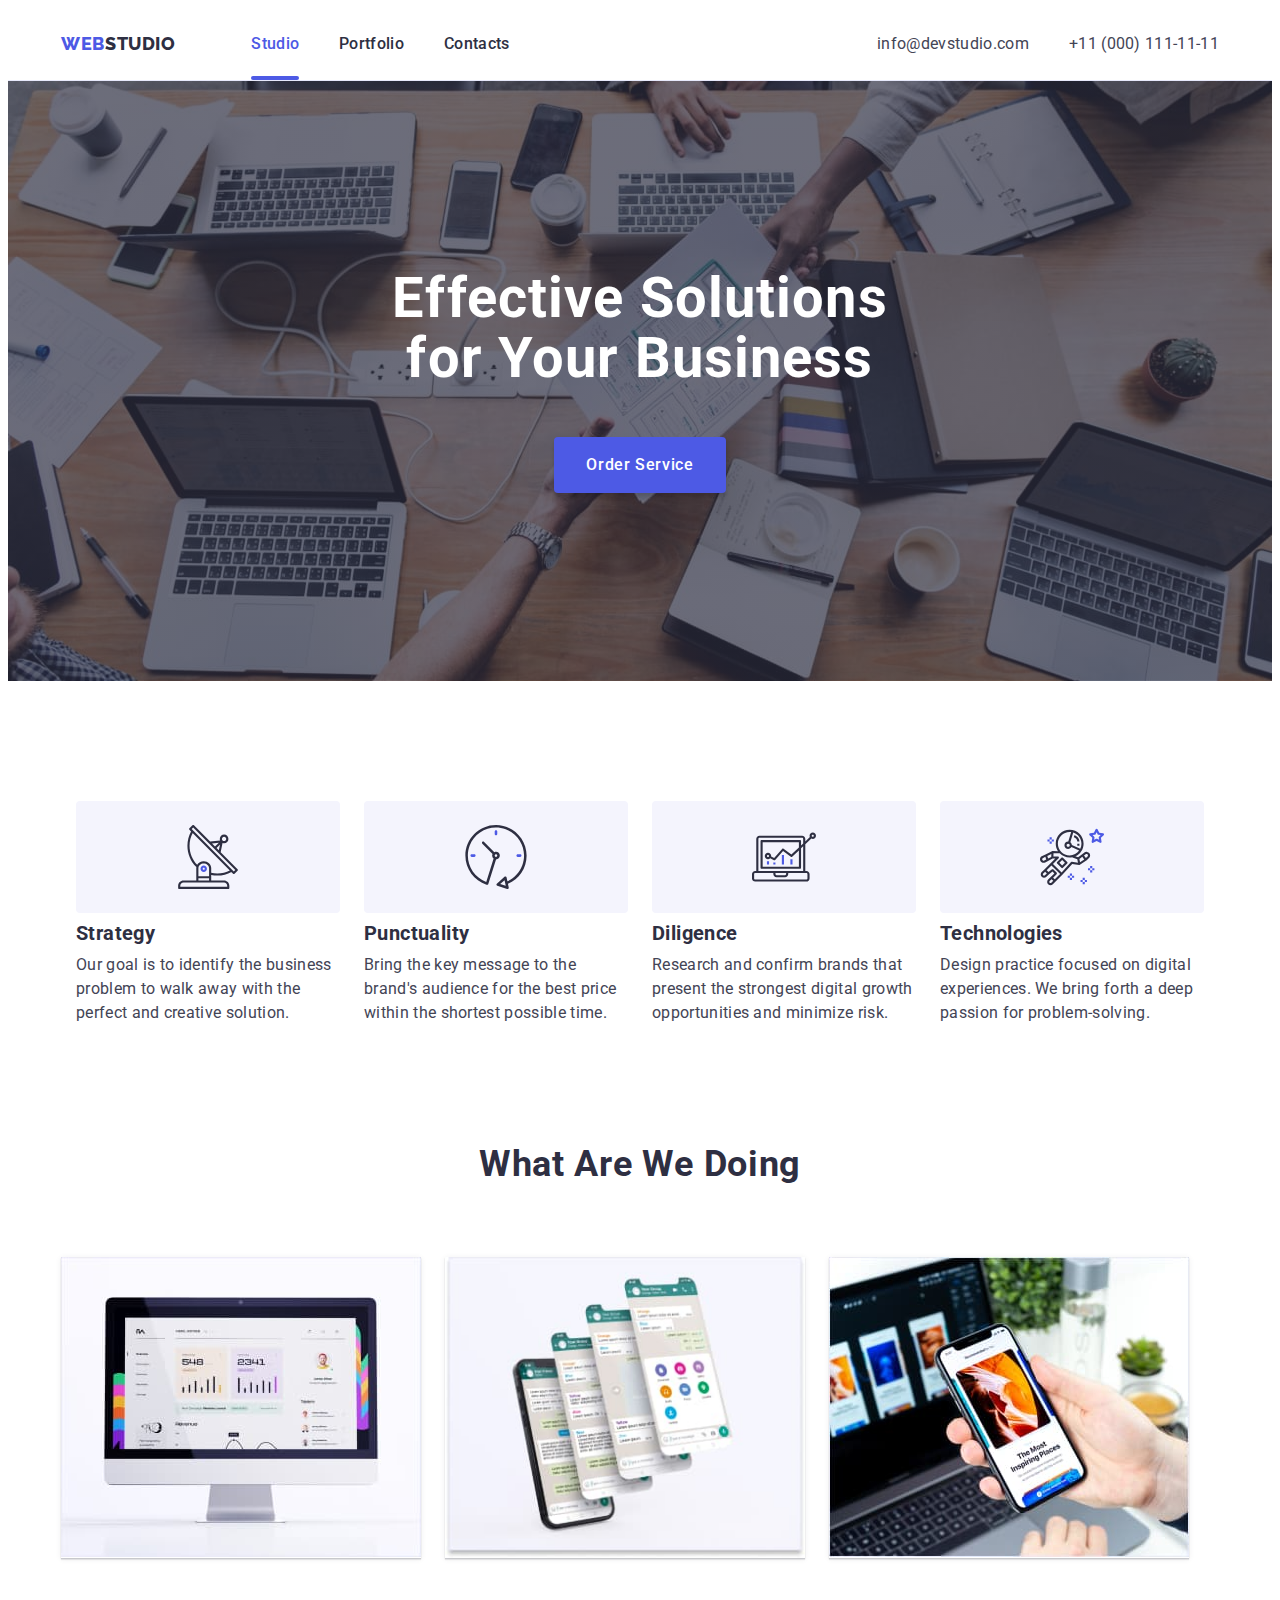
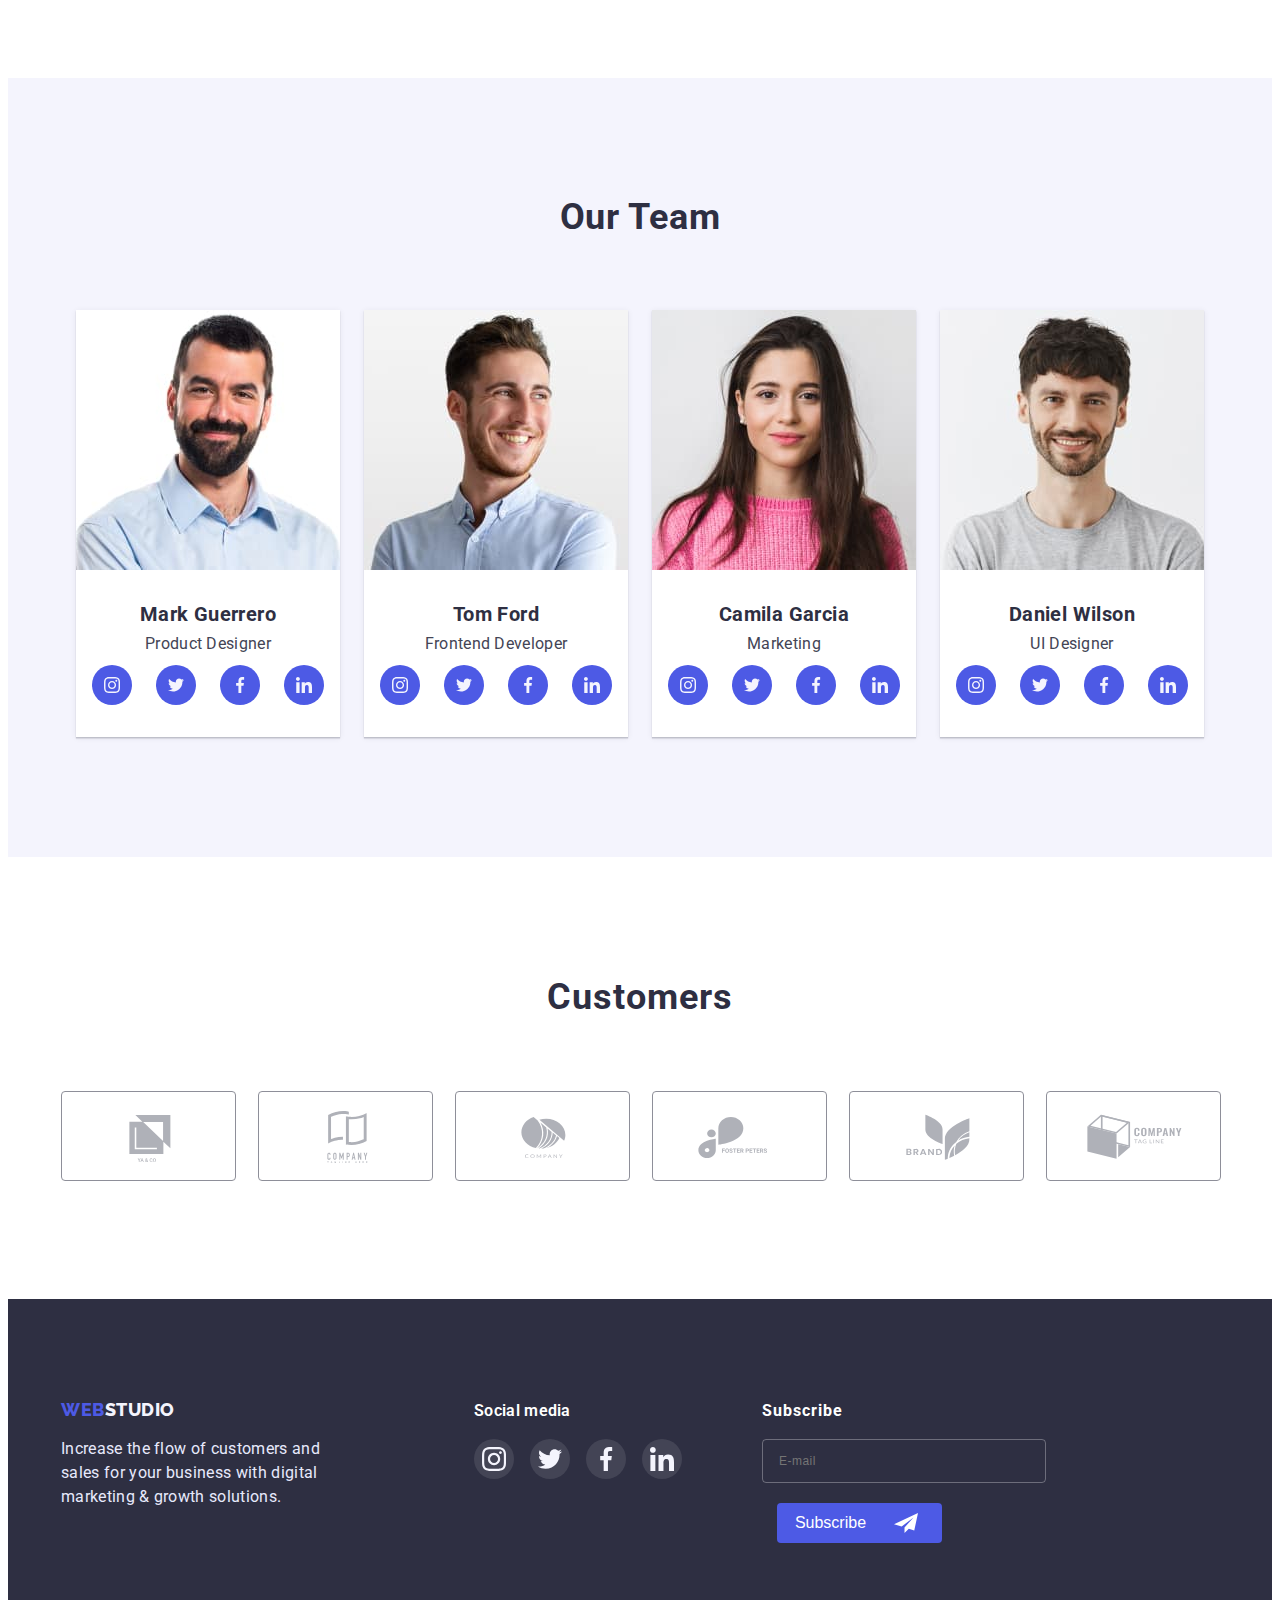
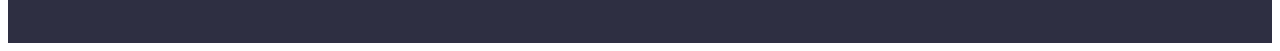
<file: index.html>
<!DOCTYPE html>
<html lang="en">

<head>
    <meta charset="UTF-8">
    <meta http-equiv="X-UA-Compatible" content="IE=edge">
    <meta name="viewport" content="width=device-width, initial-scale=1.0">
    <title>Main Page </title>
    <link rel="preconnect" href="https://fonts.googleapis.com">
    <link rel="preconnect" href="https://fonts.gstatic.com" crossorigin>
    <link
        href="https://fonts.googleapis.com/css2?family=Raleway:wght@800&family=Roboto:wght@400;500;700;900&display=swap"
        rel="stylesheet">
    <link rel="stylesheet" href="https://cdnjs.cloudflare.com/ajax/libs/modern-normalize/1.1.0/modern-normalize.min.css"
        integrity="sha512-wpPYUAdjBVSE4KJnH1VR1HeZfpl1ub8YT/NKx4PuQ5NmX2tKuGu6U/JRp5y+Y8XG2tV+wKQpNHVUX03MfMFn9Q=="
        crossorigin="anonymous" referrerpolicy="no-referrer" />
    <link rel="stylesheet" href="./css/styles.css" />
</head>

<body>
    <header class="header">
        <div class="main-nav cont-header">
            <nav class="main-nav">
                <a class="header-text" href="./index.html"><span class="header-web">Web</span>Studio</a>
                <ul class="site-nav">
                    <li class="link"><a class="header-list  anker current" href="./index.html">Studio</a></li>
                    <li class="link"><a class="header-list anker" href="./portfolio.html">Portfolio</a></li>
                    <li class="link"><a class="header-list anker" href="#">Contacts</a></li>
                </ul>
            </nav>
            <address class="main-nav contacts">
                <ul class="contacts">
                    <li class="link"><a class="header-link anker"
                            href="mailto:info@devstudio.com">info@devstudio.com</a></li>
                    <li class="link"><a class="header-link anker" href="tel:+110001111111">+11 (000) 111-11-11</a></li>
                </ul>
            </address>
        </div>
    </header>
    <main>
        <!-- HERO -->
        <section class="hero">
            <h1 class="hero-title">Effective Solutions for Your Business</h1>
            <button class="button button-text" type="button" data-modal-open>Order Service</button>
        </section>
        <!-- Section2 -->
        <section class="section-two">
            <div class="conteiner-section-two">
                <h2 class="section-text-none">Оur Features</h2>
                <ul class="section-two-tist">
                    <li class="link section-two-item">
                        <div class="section-two-icon">
                            <svg width="64" height="64">
                                <use href="./images/main-page/icons.svg#icon-antenna-1"></use>
                            </svg>
                        </div>
                        <h3 class="section-two-title">Strategy</h3>
                        <p class="section-two-text">Our goal is to identify the business
                            problem to walk away with the perfect and creative solution.</p>
                    </li>
                    <li class="link section-two-item">
                        <div class="section-two-icon">
                            <svg width="64" height="64">
                                <use href="./images/main-page/icons.svg#icon-clock-1"></use>
                            </svg>
                        </div>
                        <h3 class="section-two-title">Punctuality</h3>
                        <p class="section-two-text">Bring the key message to the brand's audience for the best price
                            within
                            the shortest possible time.</p>
                    </li>
                    <li class="link section-two-item">
                        <div class="section-two-icon">
                            <svg width="64" height="64">
                                <use href="./images/main-page/icons.svg#icon-diagram-1"></use>
                            </svg>
                        </div>
                        <h3 class="section-two-title">Diligence</h3>
                        <p class="section-two-text">Research and confirm brands that present the strongest digital
                            growth
                            opportunities and minimize risk.</p>
                    </li>
                    <li class="link section-two-item">
                        <div class="section-two-icon">
                            <svg width="64" height="64">
                                <use href="./images/main-page/icons.svg#icon-astronaut-1"></use>
                            </svg>
                        </div>
                        <h3 class="section-two-title">Technologies</h3>
                        <p class="section-two-text">Design practice focused on digital experiences. We bring forth a
                            deep
                            passion for problem-solving.</p>
                    </li>
                </ul>
            </div>
        </section>
        <!-- Section3 -->
        <section class="section-three">
            <div class="section-three-flex">
                <h2 class="section-three-title">What are we doing</h2>
                <ul class="item">
                    <li class="link"><img src="./images/main-page/img.jpg" alt="compuetr" width="360"></li>
                    <li class="link"><img src="./images/main-page/img-2.jpg" alt="phones" width="360"></li>
                    <li class="link"><img src="./images/main-page/img-3.jpg" alt="phone" width="360"></li>
                </ul>
            </div>
        </section>
        <!-- Section4 -->
        <section class="section-four">
            <div class="secttion-four-flex">
                <h2 class="section-four-title">Our Team</h2>
                <ul class="item">
                    <li class="link"><img src="./images/main-page/img-4.jpg" alt="man" width="264">
                        <div class="item-style">
                            <h3 class="section-four-name">Mark Guerrero</h3>
                            <p class="section-four-text">Product Designer</p>
                            <ul class="item-soc-list link">
                                <li class="section-four-soc-item"><a href=" " class="section-four-soc-link anker">
                                        <svg class="section-four-icon" width="16" height="16">
                                            <use href="./images/main-page/icons.svg#icon-instagram"></use>
                                        </svg>
                                    </a>
                                </li>
                                <li class="section-four-soc-item"><a href="" class="section-four-soc-link anker">
                                        <svg class="section-four-icon" width="16" height="16">
                                            <use href=".//images/main-page/icons.svg#icon-twitter"></use>
                                        </svg>
                                    </a>
                                </li>
                                <li class="section-four-soc-item"><a href="" class="section-four-soc-link anker">
                                        <svg class="section-four-icon" width="16" height="16">
                                            <use href=".//images/main-page/icons.svg#icon-facebook"></use>
                                        </svg>
                                    </a>
                                </li>
                                <li class="section-four-soc-item"><a href="" class="section-four-soc-link anker">
                                        <svg class="section-four-icon" width="16" height="16">
                                            <use href="./images/main-page/icons.svg#icon-linkedin"></use>
                                        </svg>
                                    </a>
                                </li>
                            </ul>
                        </div>
                    </li>
                    <li class="link"><img src="./images/main-page/img-5.jpg" alt="man" width="264">
                        <div class="item-style">
                            <h3 class="section-four-name">Tom Ford</h3>
                            <p class="section-four-text">Frontend Developer</p>
                            <ul class="item-soc-list link">
                                <li class="section-four-soc-item"><a href=" " class="section-four-soc-link anker">
                                        <svg class="section-four-icon" width="16" height="16">
                                            <use href="./images/main-page/icons.svg#icon-instagram"></use>
                                        </svg>
                                    </a>
                                </li>
                                <li class="section-four-soc-item"><a href="" class="section-four-soc-link anker">
                                        <svg class="section-four-icon" width="16" height="16">
                                            <use href=".//images/main-page/icons.svg#icon-twitter"></use>
                                        </svg>
                                    </a>
                                </li>
                                <li class="section-four-soc-item"><a href="" class="section-four-soc-link anker">
                                        <svg class="section-four-icon" width="16" height="16">
                                            <use href=".//images/main-page/icons.svg#icon-facebook"></use>
                                        </svg>
                                    </a>
                                </li>
                                <li class="section-four-soc-item"><a href="" class="section-four-soc-link anker">
                                        <svg class="section-four-icon" width="16" height="16">
                                            <use href="./images/main-page/icons.svg#icon-linkedin"></use>
                                        </svg>
                                    </a>
                                </li>
                            </ul>
                        </div>
                    </li>
                    <li class="link"><img src="./images/main-page/img-6.jpg" alt="woman" width="264">
                        <div class="item-style">
                            <h3 class="section-four-name">Camila Garcia</h3>
                            <p class="section-four-text">Marketing</p>
                            <ul class="item-soc-list link">
                                <li class="section-four-soc-item"><a href=" " class="section-four-soc-link anker">
                                        <svg class="section-four-icon" width="16" height="16">
                                            <use href="./images/main-page/icons.svg#icon-instagram"></use>
                                        </svg>
                                    </a>
                                </li>
                                <li class="section-four-soc-item"><a href="" class="section-four-soc-link anker">
                                        <svg class="section-four-icon" width="16" height="16">
                                            <use href=".//images/main-page/icons.svg#icon-twitter"></use>
                                        </svg>
                                    </a>
                                </li>
                                <li class="section-four-soc-item"><a href="" class="section-four-soc-link anker">
                                        <svg class="section-four-icon" width="16" height="16">
                                            <use href=".//images/main-page/icons.svg#icon-facebook"></use>
                                        </svg>
                                    </a>
                                </li>
                                <li class="section-four-soc-item"><a href="" class="section-four-soc-link anker">
                                        <svg class="section-four-icon" width="16" height="16">
                                            <use href="./images/main-page/icons.svg#icon-linkedin"></use>
                                        </svg>
                                    </a>
                                </li>
                            </ul>
                        </div>
                    </li>
                    <li class="link"><img src="./images/main-page/img-7.jpg" alt="man" width="264">
                        <div class="item-style">
                            <h3 class="section-four-name">Daniel Wilson</h3>
                            <p class="section-four-text">UI Designer</p>
                            <ul class="item-soc-list link">
                                <li class="section-four-soc-item"><a href=" " class="section-four-soc-link anker">
                                        <svg class="section-four-icon" width="16" height="16">
                                            <use href="./images/main-page/icons.svg#icon-instagram"></use>
                                        </svg>
                                    </a>
                                </li>
                                <li class="section-four-soc-item"><a href="" class="section-four-soc-link anker">
                                        <svg class="section-four-icon" width="16" height="16">
                                            <use href=".//images/main-page/icons.svg#icon-twitter"></use>
                                        </svg>
                                    </a>
                                </li>
                                <li class="section-four-soc-item"><a href="" class="section-four-soc-link anker">
                                        <svg class="section-four-icon" width="16" height="16">
                                            <use href=".//images/main-page/icons.svg#icon-facebook"></use>
                                        </svg>
                                    </a>
                                </li>
                                <li class="section-four-soc-item"><a href="" class="section-four-soc-link anker">
                                        <svg class="section-four-icon" width="16" height="16">
                                            <use href="./images/main-page/icons.svg#icon-linkedin"></use>
                                        </svg>
                                    </a>
                                </li>
                            </ul>
                        </div>
                    </li>
                </ul>
            </div>
        </section>
        <!-- Customers -->
        <section class="customers">
            <div class="conteiner-flex">
                <h2 class="customers-title">Customers</h2>
                <ul class="customers-list link">
                    <li class="customers-item"><a href="" class="customers-link anker">
                            <svg class="customers-icon" width="104" height="56">
                                <use href="./images/main-page/icons.svg#icon-Logo"></use>
                            </svg>
                        </a>
                    </li>
                    <li class="customers-item"><a href="" class="customers-link anker">
                            <svg class="customers-icon" width="104" height="56">
                                <use href="./images/main-page/icons.svg#icon-Logo-2"></use>
                            </svg>
                        </a>
                    </li>
                    <li class="customers-item"><a href="" class="customers-link anker">
                            <svg class="customers-icon" width="104" height="56">
                                <use href="./images/main-page/icons.svg#icon-Logo-3"></use>
                            </svg>
                        </a>
                    </li>
                    <li class="customers-item"><a href="" class="customers-link anker">
                            <svg class="customers-icon" width="104" height="56">
                                <use href="./images/main-page/icons.svg#icon-Logo-4"></use>
                            </svg>
                        </a>
                    </li>
                    <li class="customers-item"><a href="" class="customers-link anker">
                            <svg class="customers-icon" width="104" height="56">
                                <use href="./images/main-page/icons.svg#icon-Logo-5"></use>
                            </svg>
                        </a>
                    </li>
                    <li class="customers-item"><a href="" class="customers-link anker">
                            <svg class="customers-icon" width="104" height="56">
                                <use href="./images/main-page/icons.svg#icon-Logo-6"></use>
                            </svg>
                        </a>
                    </li>
                </ul>
            </div>
        </section>
    </main>
    <footer class="footer">
        <div class="cont">
            <div class="conteiner-footer">
                <a class="footer-studio" href="./index.html"><span class="footer-web">Web</span>Studio</a>
                <p class="footer-text">Increase the flow of customers and sales for your business with digital marketing
                    & growth solutions.
                </p>
            </div>
            <div class="conteiner-footer-two">
                <h4 class="footer-soc-title">Social media</h4>
                <ul class="footer-soc-list link">
                    <li class="footer-soc-item">
                        <a href="" class="footer-soc-link link anker">
                            <svg class="footer-soc-icon">
                                <use href="./images/main-page/icons.svg#icon-instagram-2"></use>
                            </svg>
                        </a>
                    </li>
                    <li class="footer-soc-item">
                        <a href="" class="footer-soc-link link anker">
                            <svg class="footer-soc-icon">
                                <use href="./images/main-page/icons.svg#icon-twitter-1"></use>
                            </svg>
                        </a>
                    </li>
                    <li class="footer-soc-item">
                        <a href="" class="footer-soc-link link anker">
                            <svg class="footer-soc-icon">
                                <use href="./images/main-page/icons.svg#icon-facebook-1"></use>
                            </svg>
                        </a>
                    </li>
                    <li class="footer-soc-item">
                        <a href="" class="footer-soc-link link anker">
                            <svg class="footer-soc-icon">
                                <use href="./images/main-page/icons.svg#icon-linkedin-1"></use>
                            </svg>
                        </a>
                    </li>
                </ul>
            </div>
            <div class="footer-form">
                <form class="subscribe">
                    <h2 class="subscribe-title">Subscribe</h2>
                    <label class="subscribe-lable">
                        <input class="subscribe-input" type="email" name="email" required minlength="9"
                            placeholder="E-mail"></label>
                    <span class="btn-span">
                        <button class="subscribe-btn" type="button">Subscribe</button>
                        <svg class="subscribe-icon" width="24" height="24">
                            <use href="./images/main-page/icons.svg#icon-Frame-3-2"></use>
                        </svg>
                    </span>
                </form>
            </div>
        </div>
    </footer>
    <div class="backdrop is-hidden" data-modal>
        <div class="modal">
            <button type="button" data-modal-close class="modal-close-btn">
                <svg class="close-icon">
                    <use href="./images/main-page/icons.svg#icon-close-black-18dp-2-1-2"></use>
                </svg>
            </button>
            <form class="modal-form">
                <p class="modal-title">Leave your contacts and we will call you back</p>
                <label class="modal-form-label">
                    <span class="modal-form-title">Name</span>
                    <span class="modal-form-span">
                        <input type="text" name="name" class="modal-input" required minlength="2">
                        <svg class="modal-form-icon" width="18" height="18">
                            <use href="./images/main-page/icons.svg#icon-person-2"></use>
                        </svg>
                    </span>
                </label>
                <label class="modal-form-label">
                    <span class="modal-form-title">Phone</span>
                    <span class="modal-form-span">
                        <input type="tel" name="tel" class="modal-input" required minlength="10">
                        <svg class="modal-form-icon" width="18" height="24">
                            <use href="./images/main-page/icons.svg#icon-phone-2"></use>
                        </svg>
                    </span>
                </label>
                <label class="modal-form-label">
                    <span class="modal-form-title">Email</span>
                    <span class="modal-form-span">
                        <input type="email" name="email" class="modal-input" required minlength="9">
                        <svg class="modal-form-icon" width="18" height="24">
                            <use href="./images/main-page/icons.svg#icon-email-2"></use>
                        </svg>
                    </span>
                </label>
                <label class="modal-form-label">
                    <span class="modal-form-title">Comment</span>
                    <textarea name="comment" class="modal-comment" placeholder="Text input" maxlength="150"></textarea>
                    <input id="user-policy" type="checkbox" name="user-policy" class="modal-form-check 
                    visually-hidden" value="true" required>
                    <label for="user-policy" class="check-text">
                        <span>
                            <svg class="check-icon" width="10" height="8">
                                <use href="./images/main-page/icons.svg#icon-vector-2"></use>
                            </svg>
                        </span>
                        I accsept the terms and conditions of the&nbsp;
                        <a href="#">Privacy Policy</a>
                    </label>
                    <button type="submit" class="modal-send-btn">Send</button>
            </form>
        </div>
    </div>
    <script src="./js/modal.js"></script>
</body>

</html>
</file>
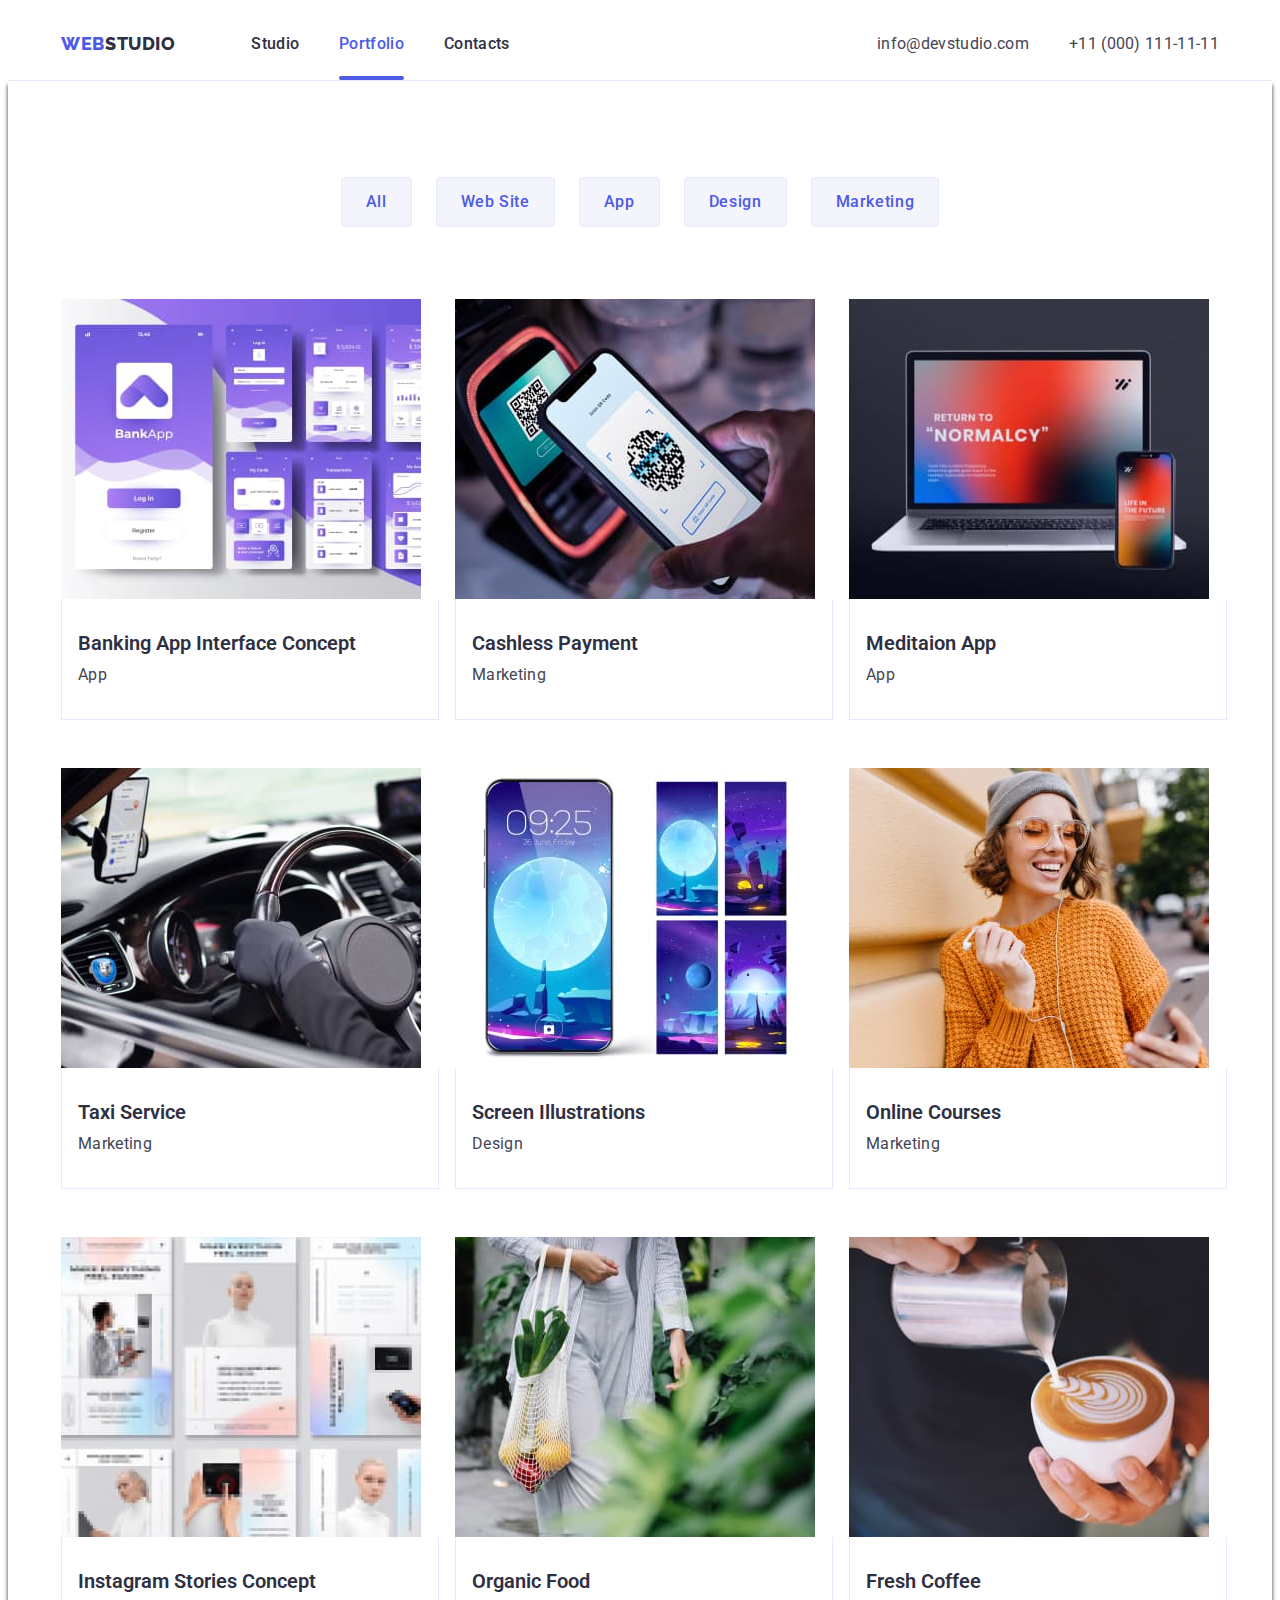
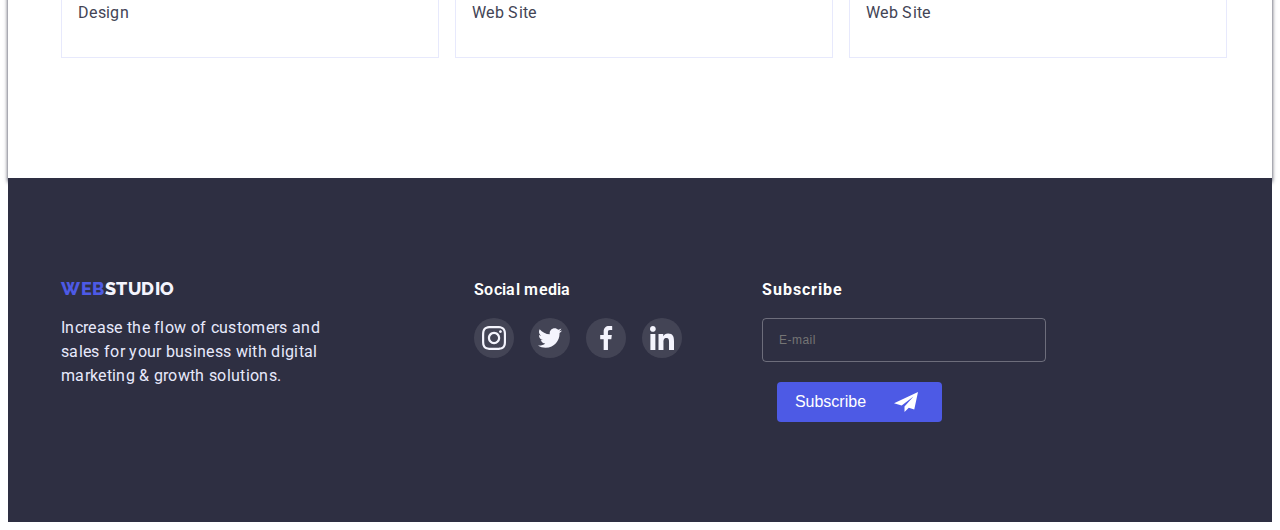
<file: portfolio.html>
<!DOCTYPE html>
<html lang="en">

<head>
  <meta charset="UTF-8">
  <meta http-equiv="X-UA-Compatible" content="IE=edge">
  <meta name="viewport" content="width=device-width, initial-scale=1.0">
  <title>Portfolio</title>
  <link rel="preconnect" href="https://fonts.googleapis.com">
  <link rel="preconnect" href="https://fonts.gstatic.com" crossorigin>
  <link href="https://fonts.googleapis.com/css2?family=Raleway:wght@800&family=Roboto:wght@400;500;700;900&display=swap"
    rel="stylesheet">
  <link rel="stylesheet" href="https://cdnjs.cloudflare.com/ajax/libs/modern-normalize/1.1.0/modern-normalize.min.css"
    integrity="sha512-wpPYUAdjBVSE4KJnH1VR1HeZfpl1ub8YT/NKx4PuQ5NmX2tKuGu6U/JRp5y+Y8XG2tV+wKQpNHVUX03MfMFn9Q=="
    crossorigin="anonymous" referrerpolicy="no-referrer" />
  <link rel="stylesheet" href="./css/styles.css" />

</head>

<body>
  <header class="header">
    <div class="main-nav cont-header">
      <nav class="main-nav">
        <a class="header-text" href="./index.html"><span class="header-web">Web</span>Studio</a>
        <ul class="site-nav">
          <li class="link"><a class="header-list anker" href="./index.html">Studio</a></li>
          <li class="link"><a class="header-list anker current" href="./portfolio.html">Portfolio</a></li>
          <li class="link"><a class="header-list anker" href="#">Contacts</a></li>
        </ul>
      </nav>
      <address class="main-nav contacts">
        <ul class="contacts">
          <li class="link"><a class="header-link anker" href="mailto:info@devstudio.com">info@devstudio.com</a></li>
          <li class="link"><a class="header-link anker" href="tel:+110001111111">+11 (000) 111-11-11</a></li>
        </ul>
      </address>
    </div>
  </header>
  <main>
    <!-- Section 1 -->
    <section class="portfolio-content">
      <div class="conteiner-portfolio">
        <h1 class="section-text-none">List</h1>
        <ul class="portfolio-btn .link">
          <li class="link">
            <button class="btn portfolio-btn-text" type="button">All</button>
          </li>
          <li class="link">
            <button class="btn portfolio-btn-text" type="button">Web Site</button>
          </li>
          <li class="link">
            <button class="btn portfolio-btn-text" type="button">App</button>
          </li>
          <li class="link">
            <button class="btn portfolio-btn-text" type="button">Design</button>
          </li>
          <li class="link">
            <button class="btn portfolio-btn-text" type="button">Marketing</button>
          </li>
        </ul>
        <ul class="picture-box link">
          <li class="picture-item link">
            <div class="box-text-wrap">
              <img src="./images/portfolio/img.jpg" alt="Banking App" width="360" />
              <p class="box-text">14 Stylish and User-Friendly App Design Concepts · Task Manager App · Calorie Tracker
                App · Exotic
                Fruit Ecommerce App ·
                Cloud Storage App</p>
            </div>
            <div class="link-text link">
              <h2 class="portfolio-item">Banking App Interface Concept</h2>
              <p class="portfolio-text">App</p>
            </div>
          </li>
          <li class="picture-item link">
            <div class="box-text-wrap">
              <img src="./images/portfolio/img-2.jpg" alt="Text" width="360">
              <p class="box-text">14 Stylish and User-Friendly App Design Concepts · Task Manager App · Calorie Tracker
                App · Exotic
                Fruit Ecommerce App ·
                Cloud Storage App</p>
            </div>
            <div class="link-text">
              <h2 class="portfolio-item">Cashless Payment</h2>
              <p class="portfolio-text">Marketing</p>
            </div>
          </li>
          <li class="picture-item link">
            <div class="box-text-wrap">
              <img src="./images/portfolio/img-3.jpg" alt="Computer" width="360">
              <p class="box-text">14 Stylish and User-Friendly App Design Concepts · Task Manager App · Calorie Tracker
                App · Exotic
                Fruit Ecommerce App ·
                Cloud Storage App</p>
            </div>
            <div class="link-text">
              <h2 class="portfolio-item">Meditaion App</h2>
              <p class="portfolio-text">App</p>
            </div>
          </li>
          <li class="picture-item link">
            <div class="box-text-wrap">
              <img src="./images/portfolio/img-4.jpg" alt="Car" width="360">
              <p class="box-text">14 Stylish and User-Friendly App Design Concepts · Task Manager App · Calorie Tracker
                App · Exotic
                Fruit Ecommerce App ·
                Cloud Storage App</p>
            </div>
            <div class="link-text">
              <h2 class="portfolio-item">Taxi Service</h2>
              <p class="portfolio-text">Marketing</p>
            </div>
          </li>
          <li class="picture-item link">
            <div class="box-text-wrap">
              <img src="./images/portfolio/img-5.jpg" alt="Phone" width="360">
              <p class="box-text">14 Stylish and User-Friendly App Design Concepts · Task Manager App · Calorie Tracker
                App · Exotic
                Fruit Ecommerce App ·
                Cloud Storage App</p>
            </div>
            <div class="link-text">
              <h2 class="portfolio-item">Screen Illustrations</h2>
              <p class="portfolio-text">Design</p>
            </div>
          </li>
          <li class="picture-item link">
            <div class="box-text-wrap">
              <img src="./images/portfolio/img-6.jpg" alt="Women" width="360">
              <p class="box-text">14 Stylish and User-Friendly App Design Concepts · Task Manager App · Calorie Tracker
                App · Exotic
                Fruit Ecommerce App ·
                Cloud Storage App</p>
            </div>
            <div class="link-text">
              <h2 class="portfolio-item">Online Courses</h2>
              <p class="portfolio-text">Marketing</p>
            </div>
          </li>
          <li class="picture-item link">
            <div class="box-text-wrap">
              <img src="./images/portfolio/img-7.jpg" alt="Screenshot" width="360">
              <p class="box-text">14 Stylish and User-Friendly App Design Concepts · Task Manager App · Calorie Tracker
                App · Exotic
                Fruit Ecommerce App ·
                Cloud Storage App</p>
            </div>
            <div class="link-text">
              <h2 class="portfolio-item">Instagram Stories Concept</h2>
              <p class="portfolio-text">Design</p>
            </div>
          </li>
          <li class="picture-item link">
            <div class="box-text-wrap">
              <img src="./images/portfolio/img-8.jpg" alt="Food" width="360">
              <p class="box-text">14 Stylish and User-Friendly App Design Concepts · Task Manager App · Calorie Tracker
                App · Exotic
                Fruit Ecommerce App ·
                Cloud Storage App</p>
            </div>
            <div class="link-text">
              <h2 class="portfolio-item">Organic Food</h2>
              <p class="portfolio-text">Web Site</p>
            </div>
          </li>
          <li class="picture-item link">
            <div class="box-text-wrap">
              <img src="./images/portfolio/img-9.jpg" alt="Coffe" width="360">
              <p class="box-text">14 Stylish and User-Friendly App Design Concepts · Task Manager App · Calorie Tracker
                App · Exotic
                Fruit Ecommerce App ·
                Cloud Storage App</p>
            </div>
            <div class="link-text">
              <h2 class="portfolio-item">Fresh Coffee</h2>
              <p class="portfolio-text">Web Site</p>
            </div>
          </li>
        </ul>
      </div>
    </section>
  </main>
  <footer class="footer">
    <div class="cont">
      <div class="conteiner-footer">
        <a class="footer-studio" href="./index.html"><span class="footer-web">Web</span>Studio</a>
        <p class="footer-text">Increase the flow of customers and sales for your business with digital marketing
          &
          growth solutions.
        </p>
      </div>
      <div class="conteiner-footer-two">
        <h4 class="footer-soc-title">Social media</h4>
        <ul class="footer-soc-list link">
          <li class="footer-soc-item"><a href="" class="footer-soc-link link anker">
              <svg class="footer-soc-icon">
                <use href="./images/main-page/icons.svg#icon-instagram-2"></use>
              </svg>
            </a>
          </li>
          <li class="footer-soc-item"><a href="" class="footer-soc-link link anker">
              <svg class="footer-soc-icon">
                <use href="./images/main-page/icons.svg#icon-twitter-1"></use>
              </svg>
            </a>
          </li>
          <li class="footer-soc-item"><a href="" class="footer-soc-link link anker">
              <svg class="footer-soc-icon">
                <use href="./images/main-page/icons.svg#icon-facebook-1"></use>
              </svg>
            </a>
          </li>
          <li class="footer-soc-item"><a href="" class="footer-soc-link link anker">
              <svg class="footer-soc-icon">
                <use href="./images/main-page/icons.svg#icon-linkedin-1"></use>
              </svg>
            </a>
          </li>
        </ul>
      </div>
      <div class="footer-form">
        <form class="subscribe">
          <p class="subscribe-title">Subscribe</p>
          <label class="subscribe-lable">
            <input class="subscribe-input" type="email" name="email" required minlength="9"
              placeholder="E-mail"></label>
          <span class="btn-span">
            <button class="subscribe-btn" type="button">Subscribe</button>
            <svg class="subscribe-icon" width="24" height="24">
              <use href="./images/main-page/icons.svg#icon-Frame-3-2"></use>
            </svg>
          </span>
        </form>
      </div>
    </div>
  </footer>

</body>

</html>
</file>
<file: css/styles.css>
body {
  font-family: "Roboto", sans-serif;
  color: var(--text-grey-color);
}
h1,
h2,
h3,
h4,
h5,
h6,
p {
  margin: 0;
}
ul {
  margin: 0;
  padding-left: 0;
}
button {
  cursor: pointer;
}
:root {
  --text-grey-color: #2e2f42;
  --color-white-color: #ffffff;
  --gra: linear-gradient(rgba(46, 47, 66, 0.7), rgba(46, 47, 66, 0.7));
  --activ-color: #404bbf;
  --cubic: cubic-bezier(0.4, 0, 0.2, 1);
}
.link {
  list-style-type: none;
}
.anker {
  text-decoration: none;
}
img {
  max-width: 100%;
  height: auto;
  display: block;
}
.visually-hidden {
  clip: rect(0 0 0 0);
  clip-path: inset(50%);
  height: 1px;
  overflow: hidden;
  position: absolute;
  white-space: nowrap;
  width: 1px;
}
/* -----------------HEADER */
.main-nav {
  display: flex;
  align-items: center;
}
.contacts {
  display: flex;
  margin-left: auto;
}
.contacts > .link:first-child {
  margin-right: 40px;
}
.site-nav {
  display: flex;
}
.site-nav > .link {
  margin-right: 40px;
}
.site-nav > .link:last-child {
  margin-right: 0;
}
.site-nav > .link > .header-list {
  padding-top: 24px;
  padding-bottom: 24px;
  display: block;
}
.site-contacts {
  display: flex;
}
.site-contacts > .link + .link {
  margin-left: 40px;
}
.cont-header {
  width: 1158px;
  padding-right: 15px;
  padding-left: 15px;
  margin: 0 auto;
}
.header {
  border-bottom: 1px solid #e7e9fc;
}
.header-list.current {
  color: #4d5ae5;
  position: relative;
}
.current::after {
  content: "";
  position: absolute;
  left: 0;
  bottom: 0;
  width: 100%;
  height: 4px;
  background-color: #4d5ae5;
  border-radius: 2px;
}
.header-web {
  width: 44px;
  height: 24px;
  font-family: "Raleway";
  font-style: normal;
  font-weight: 800;
  font-size: 18px;
  line-height: 1.33;
  display: flex;
  align-items: center;
  letter-spacing: 0.03em;
  text-transform: uppercase;
  color: #4d5ae5;
  text-decoration: none;
}
.header-text {
  font-family: "Raleway";
  font-style: normal;
  font-weight: 800;
  font-size: 18px;
  line-height: 1.33;
  letter-spacing: 0.03em;
  text-transform: uppercase;
  color: var(--text-grey-color);
  text-decoration: none;
  display: flex;
  align-items: center;
  margin-right: 76px;
}
.header-list {
  font-weight: 500;
  font-size: 16px;
  line-height: 1.5em;
  letter-spacing: 0.02em;
  color: var(--text-grey-color);
  flex: none;
  order: 0;
  flex-grow: 0;
  transition: color 250ms var(--cubic);
}
.header-list:hover,
.header-list:focus {
  color: var(--activ-color);
}
.header-link {
  font-size: 16px;
  line-height: 1.5em;
  letter-spacing: 0.02em;
  color: #434455;
  font-style: normal;
  transition: color 250ms var(--cubic);
}
.header-link:hover,
.header-link:focus {
  color: var(--activ-color);
}
/* -------------HERO */
.hero-title {
  font-size: 56px;
  line-height: 1.07em;
  letter-spacing: 0.02em;
  color: var(--color-white-color);
  margin: 0 auto;
  max-width: 500px;
  text-align: center;
}
.hero {
  max-width: 1440px;
  margin: 0 auto;
  padding-top: 188px;
  padding-bottom: 188px;
  text-align: center;
  background: var(--text-grey-color);
  background-image: var(--gra), url(../images/main-page/people-office\ 1.jpg);
  background-repeat: no-repeat;
  background-size: cover;
  background-position: center;
}
.section-two .section-three .section-four {
  background: #f4f4fd;
}
.button {
  font-family: "Roboto", sans-serif;
  min-width: 169px;
  height: 56px;
  background: #4d5ae5;
  box-shadow: 0px 4px 4px rgba(0, 0, 0, 0.15);
  border: 0;
  border-radius: 4px;
  cursor: pointer;
  padding: 16px 32px;
  gap: 10px;
  transition: background-color 250ms var(--cubic);
}
.button:hover,
.button:focus {
  background-color: var(--activ-color);
}
.button-text {
  font-size: 16px;
  font-weight: 500;
  line-height: 1.5;
  letter-spacing: 0.04em;
  color: var(--color-white-color);
  flex: none;
  order: 0;
  flex-grow: 0;
  margin-top: 48px;
}
/* --------------SECTION 2 */
.section-two {
  padding-top: 120px;
  padding-bottom: 120px;
}
.section-two-title {
  font-size: 20px;
  line-height: 1.2em;
  letter-spacing: 0.02em;
  color: var(--text-grey-color);
  flex: none;
  order: 0;
  flex-grow: 0;
  margin-top: 8px;
  margin-bottom: 8px;
}
.section-two-text {
  font-size: 16px;
  line-height: 1.5em;
  letter-spacing: 0.02em;
  color: #434455;
}
.section-text-none {
  display: none;
}
.section-two-tist {
  display: flex;
  width: 1128px;
  margin-right: 15px;
  margin-left: 15px;
}
.section-two-item {
  min-width: 264px;
  margin-right: 24px;
}
.section-two-icon {
  width: 264px;
  height: 112px;
  display: flex;
  align-items: center;
  justify-content: center;
  background-color: #f4f4fd;
  border-radius: 4px;
  margin-bottom: 8px;
}
/* --------------SECTION 3 */
.section-three {
  padding-bottom: 120px;
}
.section-three-title {
  font-size: 36px;
  line-height: 1.11em;
  text-align: center;
  letter-spacing: 0.02em;
  text-transform: capitalize;
  color: var(--text-grey-color);
  margin-bottom: 72px;
}
.section-three-flex {
  width: 1158px;
  padding-left: 15px;
  padding-right: 15px;
  margin: 0 auto;
}
.section-three-flex .item {
  display: flex;
}
.section-three-flex .item .link {
  width: 360px;
}
.section-three-flex .item .link + .link {
  margin-left: 24px;
}
/* --------------SECTION 4 */
.section-four {
  background: #f4f4fd;
  margin-left: auto;
  margin-right: auto;
  padding-top: 120px;
  padding-bottom: 120px;
}
.secttion-four-flex {
  padding-left: 15px;
  padding-right: 15px;
  margin: 0 auto;
}

.section-four > .secttion-four-flex > .item {
  display: flex;
  justify-content: center;
}
.item > .link + .link {
  margin-left: 24px;
}
.item > .link {
  box-shadow: 0px 1px 6px rgba(46, 47, 66, 0.08),
    0px 1px 1px rgba(46, 47, 66, 0.16), 0px 2px 1px rgba(46, 47, 66, 0.08);
}
.item-style {
  background-color: #fff;
  padding-top: 32px;
  padding-bottom: 32px;
}
.section-four-title {
  font-size: 36px;
  line-height: 1.11em;
  text-align: center;
  letter-spacing: 0.02em;
  text-transform: capitalize;
  color: var(--text-grey-color);
  margin-bottom: 72px;
}
.section-four-name {
  font-size: 20px;
  line-height: 24px;
  text-align: center;
  letter-spacing: 0.02em;
  color: var(--text-grey-color);
  flex: none;
  order: 0;
  flex-grow: 0;
  margin-bottom: 8px;
}
.section-four-text {
  font-size: 16px;
  line-height: 1.2em;
  text-align: center;
  letter-spacing: 0.02em;
  color: #434455;
  flex: none;
  order: 1;
  flex-grow: 0;
  margin-bottom: 12px;
}
.item-soc-list {
  display: flex;
  justify-content: center;
  gap: 24px;
}
.section-four-soc-item {
  width: 40px;
  height: 40px;
}
.section-four-soc-link {
  width: 100%;
  height: 100%;
  background-color: #4d5ae5;
  color: #f4f4f4;
  display: flex;
  align-items: center;
  justify-content: center;
  border-radius: 50%;
  transition: background-color 250ms var(--cubic);
}
.section-four-icon {
  fill: #f4f4fd;
}
.section-four-soc-link:is(:hover, :focus) {
  background-color: var(--activ-color);
}
/* ------------CUSTOMERS */
.customers {
  width: 1158px;
  padding: 120px 15px;
  background: #fff;
  margin-left: auto;
  margin-right: auto;
  padding-top: 120px;
  padding-bottom: 120px;
}
.customers-title {
  font-weight: 700;
  font-size: 36px;
  line-height: 1.16em;
  text-align: center;
  letter-spacing: 0.03em;
  color: #2e2f42;
  margin-bottom: 72px;
}
.customers-list {
  display: flex;
  justify-content: center;
  gap: 24px;
}
.customers-item {
  width: calc((100% - 120px) / 6);
  height: 88px;
}
.customers-link {
  width: 100%;
  height: 100%;
  border: 1px solid #8e8f99;
  color: #afb1b8;
  border-radius: 4px;
  display: flex;
  align-items: center;
  justify-content: center;
  transition: border-color 250ms var(--cubic);
}
.customers-icon {
  fill: currentColor;
  transition: fill 250ms var(--cubic);
}
.customers-link:is(:hover, :focus) {
  border-color: #4d5ae5;
  color: #4d5ae5;
}
.customers-link:is(:hover, :focus) .customers-icon {
  fill: #4d5ae5;
}
/* ------------FOOTER */
.footer {
  background: var(--text-grey-color);
  padding-top: 100px;
  padding-bottom: 100px;
}
.footer-web {
  font-family: "Raleway";
  font-style: normal;
  font-weight: 800;
  font-size: 18px;
  line-height: 1.16em;
  display: flex;
  align-items: center;
  letter-spacing: 0.03em;
  text-transform: uppercase;
  color: #4d5ae5;
  flex: none;
  order: 0;
  flex-grow: 0;
  text-decoration: none;
}
.footer-studio {
  font-family: "Raleway";
  font-style: normal;
  font-weight: 800;
  font-size: 18px;
  line-height: 1.16em;
  display: flex;
  align-items: center;
  letter-spacing: 0.03em;
  text-transform: uppercase;
  color: #f4f4fd;
  flex: none;
  order: 1;
  flex-grow: 0;
  text-decoration: none;
}
.footer-text {
  max-width: 300px;
  font-size: 16px;
  line-height: 1.5em;
  letter-spacing: 0.02em;
  color: #e7e9fc;
  margin-top: 16px;
}
.footer-soc-title {
  font-weight: 600;
  font-size: 16px;
  line-height: 1.5em;
  letter-spacing: 0.02em;
  color: #ffffff;
  margin-bottom: 16px;
}
.conteiner-footer-two {
  margin-left: 120px;
}
.footer-soc-list {
  display: flex;
  justify-content: center;
  gap: 16px;
  width: calc((100%));
}
.footer-soc-item {
  width: 40px;
  height: 40px;
  display: block;
}
.footer-soc-link {
  width: 100%;
  height: 100%;
  display: flex;
  align-items: center;
  justify-content: center;
  color: #f4f4fd;
  border-radius: 50%;
  background-color: rgba(255, 255, 255, 0.1);
  transition: background-color 250ms var(--cubic);
}
.footer-soc-icon {
  width: 24px;
  height: 24px;
  fill: currentColor;
}
.cont {
  width: 1158px;
  margin: 0 auto;
  display: flex;
  align-items: baseline;
  justify-content: space-between;
}
.footer-soc-link:is(:hover, :focus) {
  background-color: #31d0aa;
}
/* ------------------FORM FOOTER-------- */
.footer-form {
  margin-left: 80px;
}
.subscribe-title {
  font-weight: 700;
  font-size: 16px;
  line-height: 1.5;
  display: flex;
  align-items: center;
  text-align: center;
  letter-spacing: 0.06em;
  color: #ffffff;
  margin-bottom: 16px;
}
.subscribe-input {
  width: 264px;
  height: 40px;
  font-weight: 400;
  margin-bottom: 20px;
  padding-left: 16px;
  background-color: inherit;
  border: 1px solid rgba(255, 255, 255, 0.3);
  border-radius: 4px;
  font-size: 12px;
  line-height: 2;
  letter-spacing: 0.04em;
  color: #ffffff;
  transition: border-color 250ms var(--cubic), outline 250ms var(--cubic),
    background-color 250ms var(--cubic), color 250ms var(--cubic);
}
.subscribe-input:focus {
  outline: none;
  background-color: inherit;
  color: #ffffff;
  border-color: #4d5ae5;
}
.btn-span {
  position: relative;
}
.subscribe-btn {
  background-color: #4d5ae5;
  color: #ffffff;
  line-height: 1.5;
  border: none;
  cursor: pointer;
  border-radius: 4px;
  font-weight: 500;
  font-size: 16px;
  line-height: 1.5;
  margin-left: 15px;
  width: 165px;
  height: 40px;
  padding-right: 64px;
  transition: background-color 250ms var(--cubic);
}
.subscribe-btn:is(:hover, :focus) {
  background-color: var(--activ-color);
}
.subscribe-icon {
  position: absolute;
  fill: #ffffff;
  top: 50%;
  right: 24px;
  transform: translateY(-50%);
}
/* ---------PORTFOLIO------------- */
/* ---------SECTION 1 */
.portfolio-content {
  padding-top: 96px;
  padding-bottom: 120px;
  box-shadow: 0 4px 4px 0;
}
.conteiner-portfolio {
  width: 1158px;
  padding-right: 15px;
  padding-left: 15px;
  margin-left: auto;
  margin-right: auto;
}
.portfolio-btn {
  display: flex;
  justify-content: center;
  gap: 24px;
  margin-bottom: 72px;
}
.btn {
  background: #f4f4fd;
  border: 1px solid #e7e9fc;
  border-radius: 4px;
  cursor: pointer;
  display: flex;
  flex-direction: row;
  justify-content: center;
  align-items: center;
  padding: 12px 24px;
  transition: backgrond 250ms var(--cubic), box-shadow 250ms var(--cubic),
    border-color 250ms var(--cubic);
}
.btn:hover,
.btn:focus {
  background: #4d5ae5;
  box-shadow: 0px 3px 1px rgba(0, 0, 0, 0.1), 0px 2px 1px rgba(0, 0, 0, 0.08),
    0px 2px 2px rgba(0, 0, 0, 0.12);
  border-color: transparent;
}
.portfolio-btn-text {
  font-family: inherit;
  font-size: 16px;
  font-weight: 500;
  line-height: 1.5;
  letter-spacing: 0.04em;
  color: #4d5ae5;
  padding: 12px 24px;
  transition: background-color 250ms var(--cubic), color 250ms var(--cubic);
}
.portfolio-btn-text:hover,
.portfolio-btn-text:focus {
  background-color: var(--activ-color);
  color: #ffffff;
}
.portfolio-item {
  font-weight: 600;
  font-size: 20px;
  line-height: 1.2em;
  color: var(--text-grey-color);
}
.portfolio-text {
  font-size: 16px;
  line-height: 1.5em;
  letter-spacing: 0.02em;
  color: #434455;
  margin-top: 8px;
}
.picture-box {
  display: flex;
  flex-wrap: wrap;
}
.box-text-wrap {
  position: relative;
  overflow: hidden;
}
.box-text {
  font-weight: 400;
  font-size: 16px;
  line-height: 1.5;
  letter-spacing: 0.02em;
  color: #f4f4f4;
  background-color: #4d5ae5;
  padding: 40px 32px;
  height: 100%;
  position: absolute;
  top: 0;
  transform: translateY(100%);
  transition: transform 250ms var(--cubic);
  overflow: auto;
}
.picture-item {
  width: 360px;
  margin-bottom: 48px;
  flex-basis: calc((100% - 48px) / 3);
  margin-right: 24px;
  transition: box-shadow 250ms var(--cubic);
}
.picture-item:hover .box-text {
  transform: translateY(0);
}
.picture-item:nth-child(3n) {
  margin-right: 0;
}
.picture-item:nth-last-child(-n + 3) {
  margin-bottom: 0;
}
.picture-item > .link-text {
  width: 360px;
  margin: 0;
  border: 1px solid #e7e9fc;
  border-top: none;
  padding-top: 32px;
  padding-left: 16px;
  padding-bottom: 32px;
}
.picture-item:is(:hover, :focus) {
  display: block;
  box-shadow: 0px 1px 1px rgba(46, 47, 66, 0.16),
    0px 2px 1px rgba(46, 47, 66, 0.08);
}
/* -------------CONTEINERS INDEX */
.conteiner {
  width: 1158px;
  padding-left: 15px;
  padding-right: 15px;
  margin: 0 auto;
}
.conteiner-section-two {
  max-width: 1158px;
  margin: 0 auto;
  padding-right: 15px;
  padding-left: 15px;
}
.section-three-flex {
  width: 1158px;
  padding-left: 15px;
  padding-right: 15px;
  margin: 0 auto;
}
.section-title-centered {
  text-align: center;
}
/* ----------MODAL--------- */
.backdrop {
  width: 100%;
  height: 100%;
  background-color: rgba(46, 47, 66, 0.4);
  position: fixed;
  top: 0;
  transition: opacity 250ms var(--cubic), visibility 250ms var(--cubic),
    250ms var(--cubic);
}
.is-hidden {
  opacity: 0;
  visibility: hidden;
  pointer-events: none;
}
.modal {
  min-width: 409px;
  min-height: 576px;
  background: #fcfcfc;
  box-shadow: 0px 1px 1px rgba(0, 0, 0, 0.14), 0px 1px 3px rgba(0, 0, 0, 0.12),
    0px 2px 1px rgba(0, 0, 0, 0.2);
  border-radius: 4px;
  position: absolute;
  top: 50%;
  left: 50%;
  transform: translate(-50%, -50%);
  padding-top: 72px;
  padding-right: 24px;
  padding-bottom: 24px;
  padding-left: 24px;
}
.modal-close-btn {
  position: absolute;
  display: flex;
  align-items: center;
  justify-content: center;
  width: 24px;
  height: 24px;
  right: 24px;
  top: 24px;
  background-color: #e7e9fc;
  border: 1px solid rgba(0, 0, 0, 0.1);
  border-radius: 50%;
  margin-left: auto;
  cursor: pointer;
  transition: background-color 250ms var(--cubic), fill 250ms var(--cubic);
}
.modal-close-btn:is(:hover, :focus) {
  background-color: var(--activ-color);
  fill: #ffffff;
  border: none;
}
.close-icon {
  width: 8px;
  height: 8px;
}
.modal-title {
  font-weight: 600;
  font-size: 16px;
  line-height: 1.5;
  text-align: center;
  letter-spacing: 0.02em;
  color: #2e2f42;
  margin-bottom: 16px;
  padding-left: 24px;
  padding-right: 24px;
}
.modal-input {
  width: 100%;
  height: 40px;
  border: 1px solid rgba(33, 33, 33, 0.2);
  border-radius: 4px;
  padding-left: 38px;
  font-size: 16px;
  line-height: 1.33;
  font-weight: 400;
  outline: transparent;
  transition: outline 250ms var(--cubic), border-color 250ms var(--cubic);
}
.modal-send-btn {
  font-weight: 600;
  font-size: 16px;
  line-height: 1.19;
  display: block;
  margin: 0 auto;
  letter-spacing: 0.04em;
  padding: 16px 32px;
  width: 169px;
  gap: 10px;
  color: #fff;
  background: #4d5ae5;
  box-shadow: 0px 4px 4px rgba(0, 0, 0, 0.15);
  border-radius: 4px;
  border: transparent;
  transition: background-color 250ms var(--cubic);
}
.modal-send-btn:is(:hover, :focus) {
  background-color: var(--activ-color);
}
.modal-form-label {
  background: #fcfcfc;
  border-radius: 4px;
}
.modal-form-title {
  font-weight: 400;
  font-size: 12px;
  line-height: 1.16;
  letter-spacing: 0.01em;
  color: #8e8f99;
  margin-bottom: 4px;
  display: block;
}
.modal-form-span {
  position: relative;
  display: block;
  margin-bottom: 8px;
}
.modal-input:focus {
  outline: none;
  border-color: #4d5ae5;
}
.modal-input:focus + .modal-form-icon {
  fill: #4d5ae5;
}
.modal-form-icon {
  position: absolute;
  fill: #2e2f42;
  left: 19px;
  top: 50%;
  transform: translateY(-50%);
  transition: fill 250ms var(--cubic), outline 250ms var(--cubic);
}
.modal-form-icon:focus {
  fill: #4d5ae5;
  outline: none;
}
.modal-comment {
  width: 100%;
  height: 120px;
  border: 1px solid rgba(33, 33, 33, 0.2);
  border-radius: 4px;
  padding: 8px 16px;
  transition: outline 250ms var(--cubic), border-color 250ms var(--cubic);
  resize: none;
  margin-bottom: 16px;
}
.modal-comment::placeholder {
  font-weight: 400;
  font-size: 12px;
  line-height: 1.16;
  letter-spacing: 0.01em;
  color: rgba(117, 117, 117, 0.5);
}
.modal-comment:focus {
  outline: none;
  border-color: #4d5ae5;
}
.check-text {
  font-weight: 400;
  font-size: 12px;
  line-height: 1.33;
  letter-spacing: 0.04em;
  color: #757575;
  display: flex;
}
.check-text span {
  display: flex;
  align-items: center;
  justify-content: center;
  width: 16px;
  height: 16px;
  border: 1.25px solid #2e2f42;
  border-radius: 2px;
  margin-right: 8px;
  margin-bottom: 24px;
  fill: transparent;
  cursor: pointer;
  transition: background-color 250ms var(--cubic), border 250ms var(--cubic),
    fill 250ms var(--cubic);
}
.modal-form-check:checked + .check-text span {
  background-color: #4d5ae5;
  border: none;
  fill: #f4f4fd;
}
/* .check-text::before{
  content: '';
  width: 16px;
height: 16px;
border: 1.25px solid #2E2F42;
border-radius: 2px;
margin-right: 8px;
}
.modal-form-check:checked + .check-text::before{
  background-color: red;
  border: none;
} */
</file>
